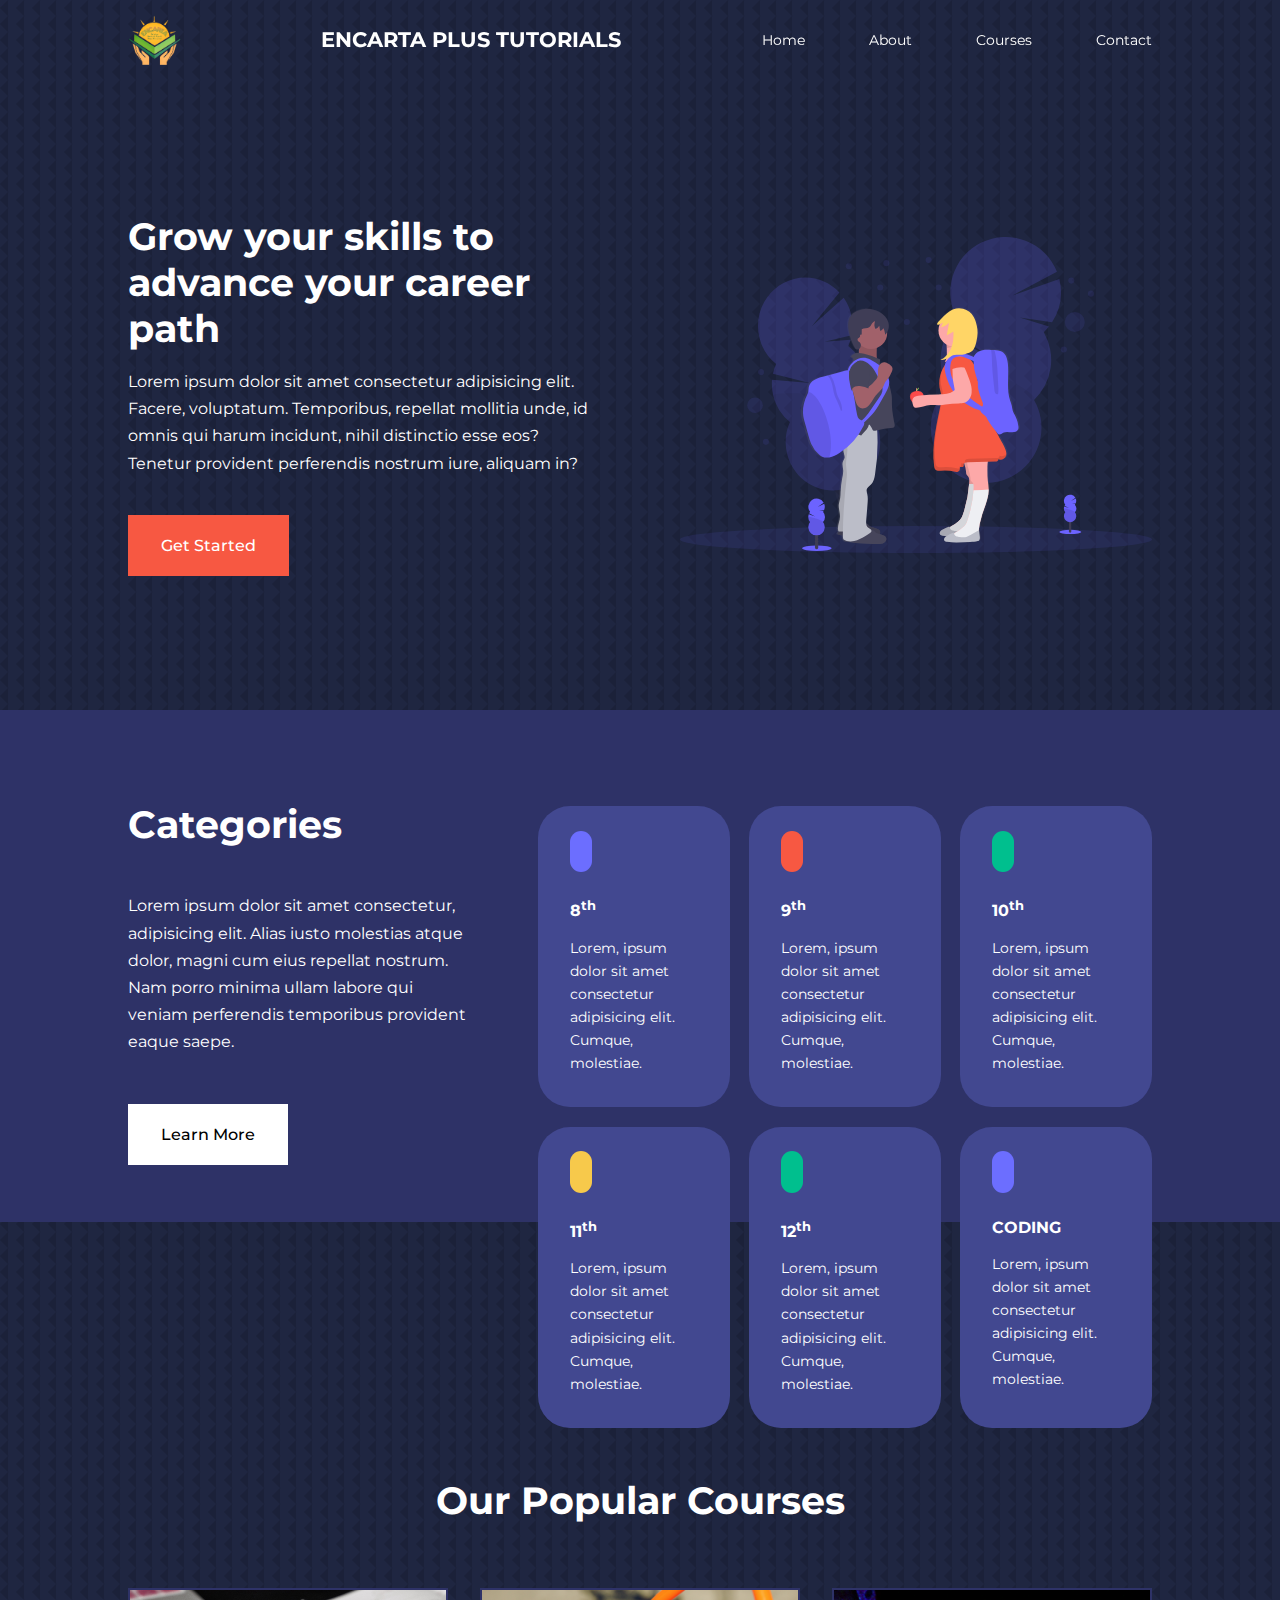
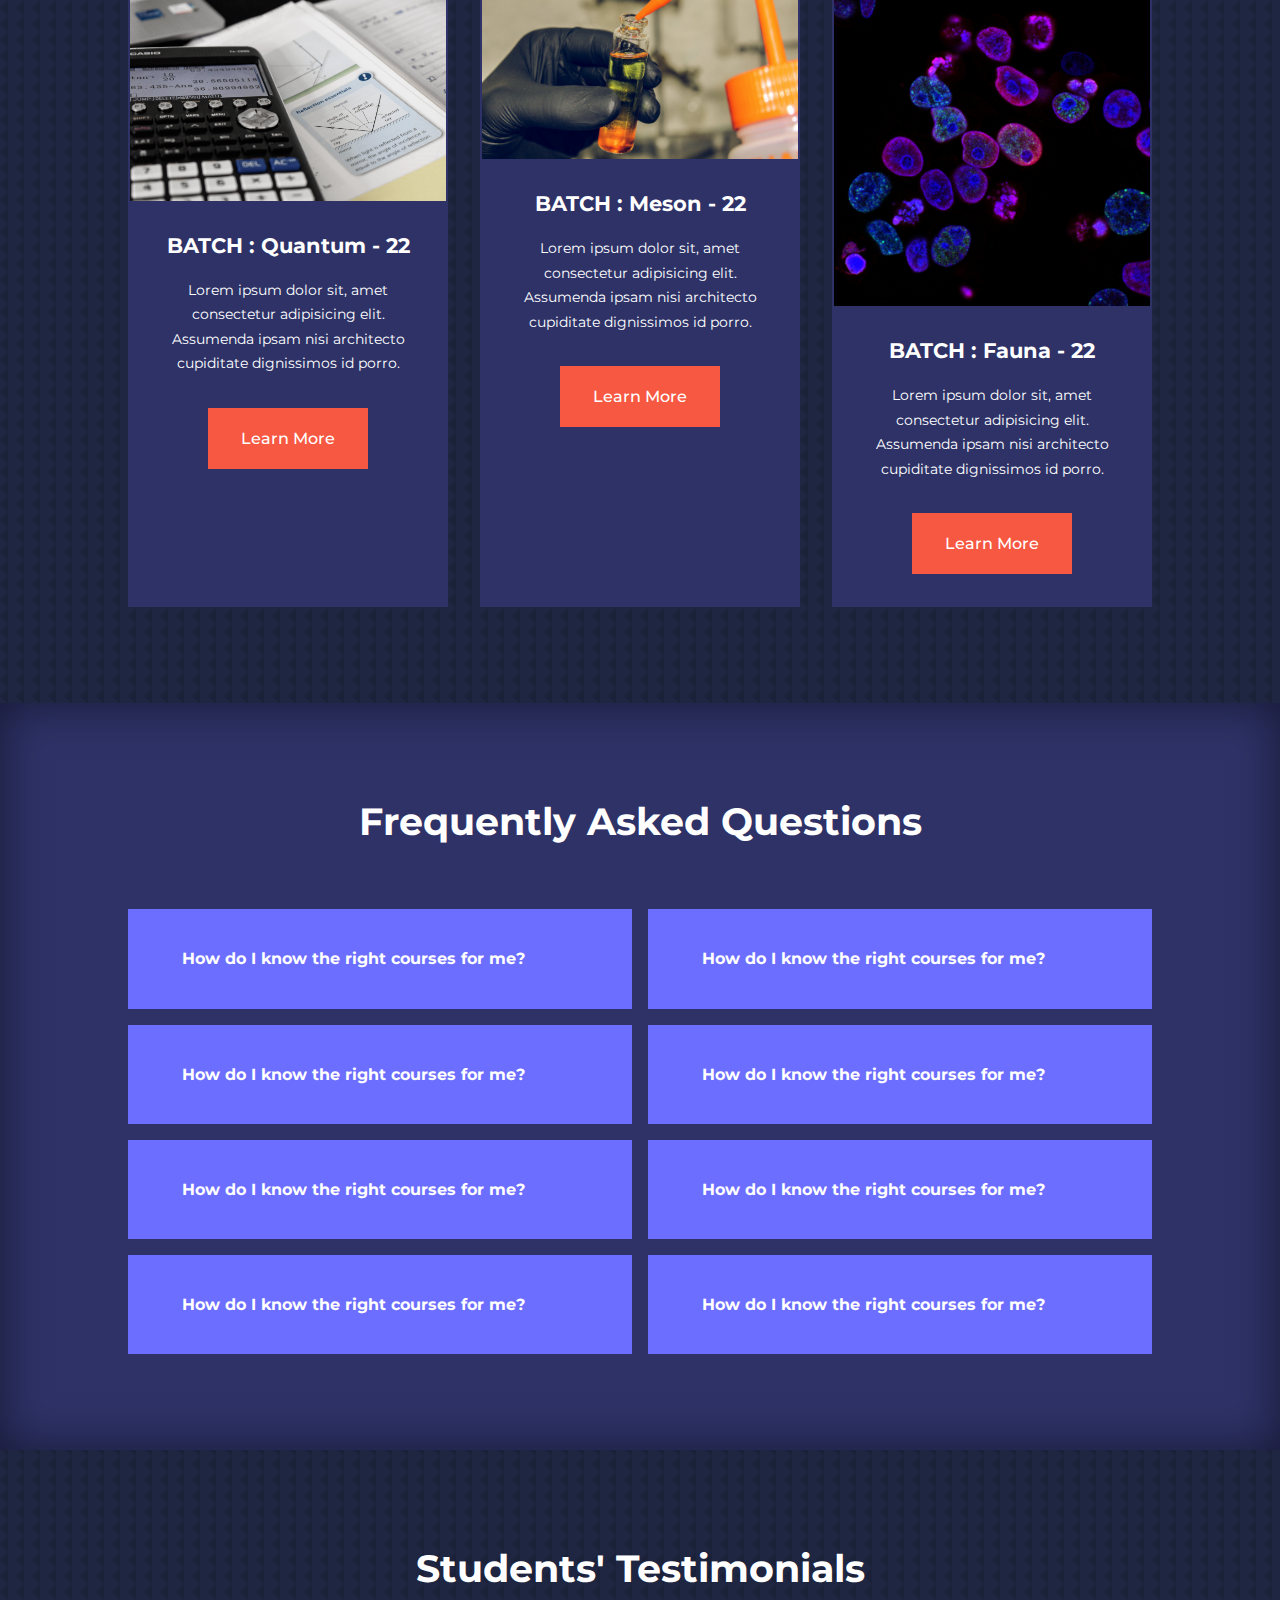
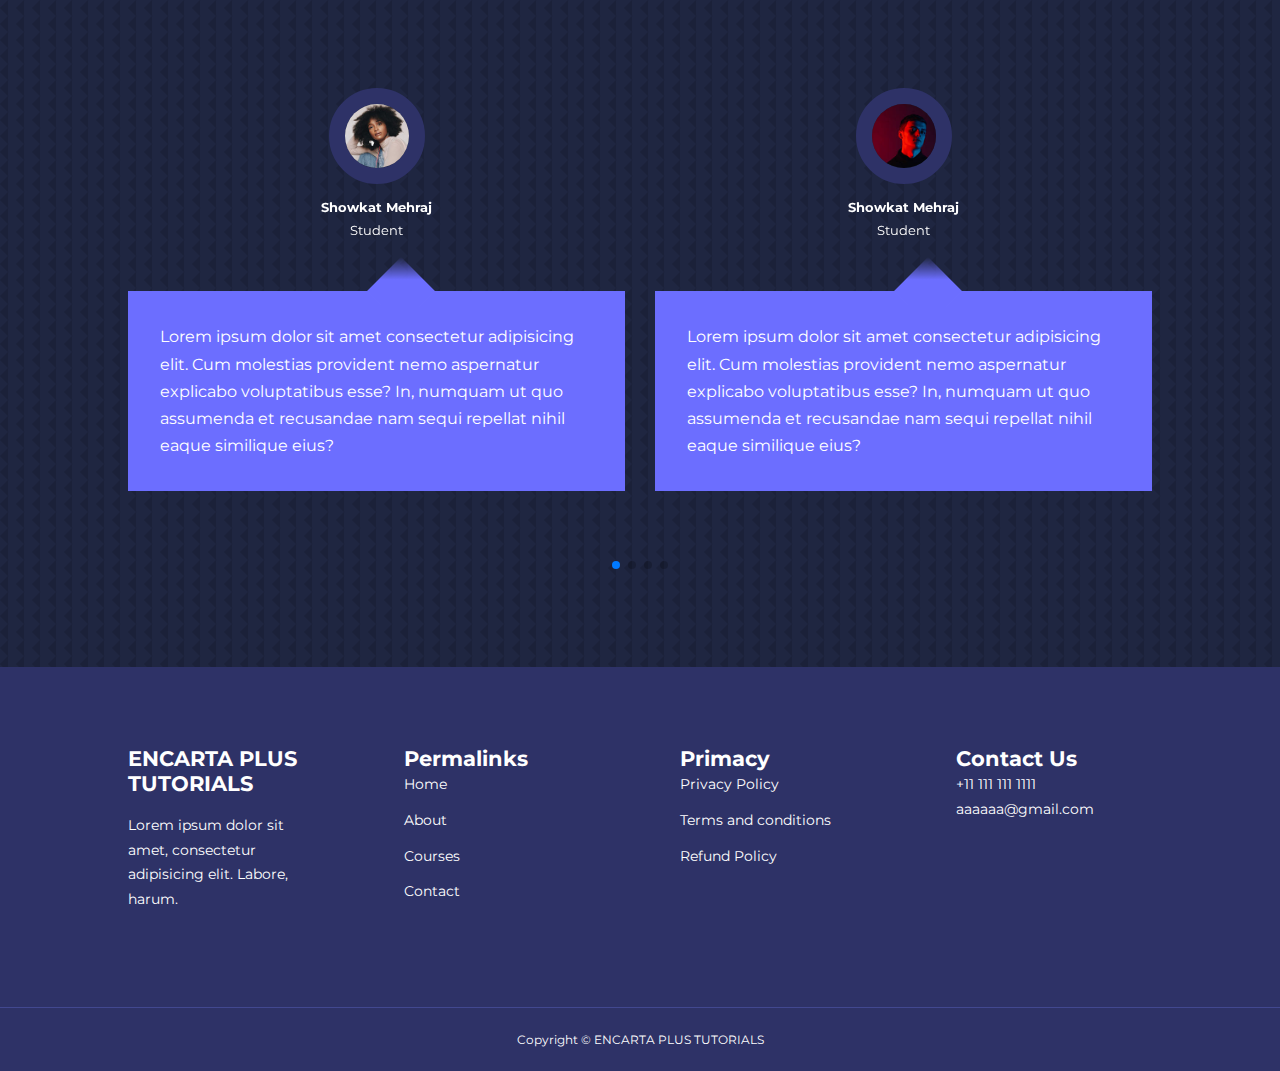
<file: index.html>
<!DOCTYPE html>
<html lang="en">

<head>
    <meta charset="UTF-8">
    <meta http-equiv="X-UA-Compatible" content="IE=edge">
    <meta name="viewport" content="width=device-width, initial-scale=1.0">
    <title>Encarta Plus Tutorials</title>

    <!---============================= ICONSOUT CDN =============================--->
    <link rel="stylesheet" href="https://unicons.iconscout.com/release/v4.0.0/css/line.css">


    <!--============================= GOOGLE FONTS (MONTSERRAT)=============================-->
    <link rel="preconnect" href="https://fonts.googleapis.com">
    <link rel="preconnect" href="https://fonts.gstatic.com" crossorigin>
    <link href="https://fonts.googleapis.com/css2?family=Montserrat:wght@300;400;500;600;700;800;900&display=swap"
        rel="stylesheet">


    <!--========= SWIPER JS ==========-->
    <link rel="stylesheet" href="https://unpkg.com/swiper@8/swiper-bundle.min.css" />

    <link rel="stylesheet" href="css/style.css">

    <style>
        body {
            background-image: url("./images/bg-texture.png");
        }
    </style>
</head>


<body>
    <nav>
        <div class="container nav_container">
            <p><img src="./images/encarta-logo.png" height="50" width="50" alt=""></p>
            
            <a href="index.html">
                
                <h4 id="hero"> ENCARTA PLUS TUTORIALS </h4>
            </a>
            
            <ul class="nav_menu">
                <li><a href="index.html">Home</a></li>
                <li><a href="about.html">About</a></li>
                <li><a href="courses.html">Courses</a></li>
                <li><a href="contact.html">Contact</a></li>
            </ul>

            <button id="open-menu-btn"><i class="uil uil-bars"></i></button>
            <button id="close-menu-btn"><i class="uil uil-multiply"></i></button>
        </div>
    </nav>


    <!--=============================END OF NAVBAR=============================-->

    <header>
        <div class="container header_container">
            <div class="header_left">
                <h1>Grow your skills to advance your career path </h1>
                <p>
                    Lorem ipsum dolor sit amet consectetur adipisicing elit. Facere, voluptatum. Temporibus, repellat
                    mollitia unde, id omnis qui harum incidunt, nihil distinctio esse eos? Tenetur provident perferendis
                    nostrum iure, aliquam in?
                </p>
                <a href="courses.html" class="btn btn-primary">Get Started</a>

            </div>
            <div class="header_right">
                <div class="header_right-image">
                    <img src="./images/header.svg" alt="Header">
                </div>
            </div>
        </div>
    </header>

    <!--=============================END OF HEADER====================-->








    <section class="categories">
        <div class="container categories_container">
            <div class="categories_left">
                <h1>Categories</h1>
                <p>
                    Lorem ipsum dolor sit amet consectetur, adipisicing elit. Alias iusto molestias atque dolor, magni
                    cum eius repellat nostrum. Nam porro minima ullam labore qui veniam perferendis temporibus provident
                    eaque saepe.
                </p>
                <a href="#" class="btn">Learn More</a>
            </div>

            <div class="categories_right">
                <article class="category">
                    <span class="category_icon"><i class="uil uil-notes"></i></span>
                    <h5>8<sup>th</sup></h5>
                    <p>Lorem, ipsum dolor sit amet consectetur adipisicing elit. Cumque, molestiae.</p>
                </article>

                <article class="category">
                    <span class="category_icon"><i class="uil uil-notes"></i></span>
                    <h5>9<sup>th</sup></h5>
                    <p>Lorem, ipsum dolor sit amet consectetur adipisicing elit. Cumque, molestiae.</p>
                </article>

                <article class="category">
                    <span class="category_icon"><i class="uil uil-notes"></i></span>
                    <h5>10<sup>th</sup></h5>
                    <p>Lorem, ipsum dolor sit amet consectetur adipisicing elit. Cumque, molestiae.</p>
                </article>

                <article class="category">
                    <span class="category_icon"><i class="uil uil-notes"></i></span>
                    <h5>11<sup>th</sup></h5>
                    <p>Lorem, ipsum dolor sit amet consectetur adipisicing elit. Cumque, molestiae.</p>
                </article>

                <article class="category">
                    <span class="category_icon"><i class="uil uil-notes"></i></span>
                    <h5>12<sup>th</sup></h5>
                    <p>Lorem, ipsum dolor sit amet consectetur adipisicing elit. Cumque, molestiae.</p>
                </article>

                <article class="category">
                    <span class="category_icon"><i class="uil uil-monitor"></i></span>
                    <h5>CODING</h5>
                    <p>Lorem, ipsum dolor sit amet consectetur adipisicing elit. Cumque, molestiae.</p>
                </article>


            </div>
        </div>
    </section>


    <section class="courses">
        <h2>Our Popular Courses</h2>
        <div class="container courses_container">


            <article class="course">
                <div class="course image">
                    <img src="./images/physics1.jpg">

                </div>
                <div class="course_info">
                    <h4>BATCH : Quantum - 22</h4>
                    <p>
                        Lorem ipsum dolor sit, amet consectetur adipisicing elit. Assumenda ipsam nisi architecto
                        cupiditate
                        dignissimos
                        id porro.
                    </p>
                    <a href="courses.html" class="btn btn-primary">
                        Learn More
                    </a>
                </div>
            </article>


            <article class="course">
                <div class="course image">
                    <img src="./images/chemistry.jpg">

                </div>
                <div class="course_info">
                    <h4>BATCH : Meson - 22</h4>
                    <p>
                        Lorem ipsum dolor sit, amet consectetur adipisicing elit. Assumenda ipsam nisi architecto
                        cupiditate
                        dignissimos
                        id porro.
                    </p>
                    <a href="courses.html" class="btn btn-primary">
                        Learn More
                    </a>
                </div>
            </article>


            <article class="course">
                <div class="course image">
                    <img src="./images/biology.jpg">

                </div>
                <div class="course_info">
                    <h4>BATCH : Fauna - 22</h4>
                    <p>
                        Lorem ipsum dolor sit, amet consectetur adipisicing elit. Assumenda ipsam nisi architecto
                        cupiditate
                        dignissimos
                        id porro.
                    </p>
                    <a href="courses.html" class="btn btn-primary">
                        Learn More
                    </a>
                </div>
            </article>




        </div>
    </section>

    <!--=============================END OF COURSES====================-->






    <section class="faqs">
        <h2>Frequently Asked Questions</h2>
        <div class="container faqs_container">
            <article class="faq">
                <div class="faq_icon"><i class="uil uil-plus"></i></div>
                <div class="question_answer">
                    <h4>How do I know the right courses for me?</h4>
                    <p>
                        Lorem ipsum dolor sit amet consectetur, adipisicing elit. Temporibus non est fugiat voluptates
                        totam. Sunt dicta sint quam tempora sit saepe delectus a, voluptate tempore doloribus commodi,
                        laborum, odio repellat!
                    </p>
                </div>
            </article>
            <article class="faq">
                <div class="faq_icon"><i class="uil uil-plus"></i></div>
                <div class="question_answer">
                    <h4>How do I know the right courses for me?</h4>
                    <p>
                        Lorem ipsum dolor sit amet consectetur, adipisicing elit. Temporibus non est fugiat voluptates
                        totam. Sunt dicta sint quam tempora sit saepe delectus a, voluptate tempore doloribus commodi,
                        laborum, odio repellat!
                    </p>
                </div>
            </article>
            <article class="faq">
                <div class="faq_icon"><i class="uil uil-plus"></i></div>
                <div class="question_answer">
                    <h4>How do I know the right courses for me?</h4>
                    <p>
                        Lorem ipsum dolor sit amet consectetur, adipisicing elit. Temporibus non est fugiat voluptates
                        totam. Sunt dicta sint quam tempora sit saepe delectus a, voluptate tempore doloribus commodi,
                        laborum, odio repellat!
                    </p>
                </div>
            </article>
            <article class="faq">
                <div class="faq_icon"><i class="uil uil-plus"></i></div>
                <div class="question_answer">
                    <h4>How do I know the right courses for me?</h4>
                    <p>
                        Lorem ipsum dolor sit amet consectetur, adipisicing elit. Temporibus non est fugiat voluptates
                        totam. Sunt dicta sint quam tempora sit saepe delectus a, voluptate tempore doloribus commodi,
                        laborum, odio repellat!
                    </p>
                </div>
            </article>
            <article class="faq">
                <div class="faq_icon"><i class="uil uil-plus"></i></div>
                <div class="question_answer">
                    <h4>How do I know the right courses for me?</h4>
                    <p>
                        Lorem ipsum dolor sit amet consectetur, adipisicing elit. Temporibus non est fugiat voluptates
                        totam. Sunt dicta sint quam tempora sit saepe delectus a, voluptate tempore doloribus commodi,
                        laborum, odio repellat!
                    </p>
                </div>
            </article>
            <article class="faq">
                <div class="faq_icon"><i class="uil uil-plus"></i></div>
                <div class="question_answer">
                    <h4>How do I know the right courses for me?</h4>
                    <p>
                        Lorem ipsum dolor sit amet consectetur, adipisicing elit. Temporibus non est fugiat voluptates
                        totam. Sunt dicta sint quam tempora sit saepe delectus a, voluptate tempore doloribus commodi,
                        laborum, odio repellat!
                    </p>
                </div>
            </article>
            <article class="faq">
                <div class="faq_icon"><i class="uil uil-plus"></i></div>
                <div class="question_answer">
                    <h4>How do I know the right courses for me?</h4>
                    <p>
                        Lorem ipsum dolor sit amet consectetur, adipisicing elit. Temporibus non est fugiat voluptates
                        totam. Sunt dicta sint quam tempora sit saepe delectus a, voluptate tempore doloribus commodi,
                        laborum, odio repellat!
                    </p>
                </div>
            </article>
            <article class="faq">
                <div class="faq_icon"><i class="uil uil-plus"></i></div>
                <div class="question_answer">
                    <h4>How do I know the right courses for me?</h4>
                    <p>
                        Lorem ipsum dolor sit amet consectetur, adipisicing elit. Temporibus non est fugiat voluptates
                        totam. Sunt dicta sint quam tempora sit saepe delectus a, voluptate tempore doloribus commodi,
                        laborum, odio repellat!
                    </p>
                </div>
            </article>
        </div>
    </section>

    <!--============================= END OF FAQS ====================-->



    <section class="container testimonials_container mySwiper">
        <h2>Students' Testimonials</h2>
        <div class="swiper-wrapper">
            <article class="testimonial swiper-slide">
                <div class="avatar">
                    <img src="./images/avatar1.jpg" alt="avatar">
                </div>
                <div class="testimonial_info">
                    <h5>Showkat Mehraj</h5>
                    <small>Student</small>
                </div>
                <div class="testimonial_body">
                    <p>
                        Lorem ipsum dolor sit amet consectetur adipisicing elit. Cum molestias provident nemo aspernatur
                        explicabo voluptatibus esse? In, numquam ut quo assumenda et recusandae nam sequi repellat nihil
                        eaque similique eius?
                    </p>
                </div>
            </article>

            <article class="testimonial swiper-slide">
                <div class="avatar">
                    <img src="./images/avatar2.jpg" alt="avatar">
                </div>
                <div class="testimonial_info">
                    <h5>Showkat Mehraj</h5>
                    <small>Student</small>
                </div>
                <div class="testimonial_body">
                    <p>
                        Lorem ipsum dolor sit amet consectetur adipisicing elit. Cum molestias provident nemo aspernatur
                        explicabo voluptatibus esse? In, numquam ut quo assumenda et recusandae nam sequi repellat nihil
                        eaque similique eius?
                    </p>
                </div>
            </article>

            <article class="testimonial swiper-slide">
                <div class="avatar">
                    <img src="./images/avatar3.jpg" alt="avatar">
                </div>
                <div class="testimonial_info">
                    <h5>Showkat Mehraj</h5>
                    <small>Student</small>
                </div>
                <div class="testimonial_body">
                    <p>
                        Lorem ipsum dolor sit amet consectetur adipisicing elit. Cum molestias provident nemo aspernatur
                        explicabo voluptatibus esse? In, numquam ut quo assumenda et recusandae nam sequi repellat nihil
                        eaque similique eius?
                    </p>
                </div>
            </article>

            <article class="testimonial  swiper-slide">
                <div class="avatar">
                    <img src="./images/avatar4.jpg" alt="avatar">
                </div>
                <div class="testimonial_info">
                    <h5>Showkat Mehraj</h5>
                    <small>Student</small>
                </div>
                <div class="testimonial_body">
                    <p>
                        Lorem ipsum dolor sit amet consectetur adipisicing elit. Cum molestias provident nemo aspernatur
                        explicabo voluptatibus esse? In, numquam ut quo assumenda et recusandae nam sequi repellat nihil
                        eaque similique eius?
                    </p>
                </div>
            </article>

            <article class="testimonial  swiper-slide">
                <div class="avatar">
                    <img src="./images/avatar5.jpg" alt="avatar">
                </div>
                <div class="testimonial_info">
                    <h5>Showkat Mehraj</h5>
                    <small>Student</small>
                </div>
                <div class="testimonial_body">
                    <p>
                        Lorem ipsum dolor sit amet consectetur adipisicing elit. Cum molestias provident nemo aspernatur
                        explicabo voluptatibus esse? In, numquam ut quo assumenda et recusandae nam sequi repellat nihil
                        eaque similique eius?
                    </p>
                </div>
            </article>

        </div>
        <div class="swiper-pagination"></div>
        <!-- </div> -->
    </section>

    <!--============================= END OF TESTMONIALS ====================-->


    <footer>
        <div class="container footer_container">
            <div class="footer_1">
                <a href="index.html" class="footer_logo">
                    <h4>ENCARTA PLUS TUTORIALS</h4>
                </a>
                <p>Lorem ipsum dolor sit amet, consectetur adipisicing elit. Labore, harum.</p>
            </div>

            <div class="footer_2">
                <h4>Permalinks</h4>
                <ul class="permalinks">
                    <li><a href="index.html">Home</a></li>
                    <li><a href="about.html">About</a></li>
                    <li><a href="courses.html">Courses</a></li>
                    <li><a href="contact.html">Contact</a></li>
                </ul>
            </div>

            <div class="footer_3">
                <h4>Primacy</h4>
                <ul class="privacy">
                    <li><a href="#">Privacy Policy</a></li>
                    <li><a href="#">Terms and conditions</a></li>
                    <li><a href="#">Refund Policy</a></li>
                </ul>
            </div>

            <div class="footer_4">
                <h4>Contact Us</h4>
                <ul>
                    <p>+11 111 111 1111</p>
                    <p>aaaaaa@gmail.com</p>
                </ul>
                <ul class="footer_socials">
                    <li>
                        <a href="#"><i cLass="uil uil-facebook"></i></a>
                    </li>
                    <li>
                        <a href="#"><i cLass="uil uil-instagram-alt"></i></a>
                    </li>
                    <li>
                        <a href="#"><i cLass="uil uil-twitter"></i></a>
                    </li>
                    <li>
                        <a href="#"><i cLass="uil uil-linkedin-alt"></i></a>
                    </li>
                </ul>
            </div>

        </div>
        <div class="footer_copyright">
            <small>Copyright &copy; ENCARTA PLUS TUTORIALS</small>
        </div>
    </footer>
    <!--============================= END OF FOOTER ====================-->















    <script src="https://unpkg.com/swiper@8/swiper-bundle.min.js"></script>
    <script src="./main.js"></script>

    <script>
        var swiper = new Swiper(".mySwiper", {
            slidesPerView: 1,
            spaceBetween: 30,
            pagination: {
                el: ".swiper-pagination",
                clickable: true,
            },
            //when window width is >= 600px
            breakpoints: {
                600: {
                    slidesPerView: 2
                }
            }
        });
    </script>

</body>

</html>
</file>
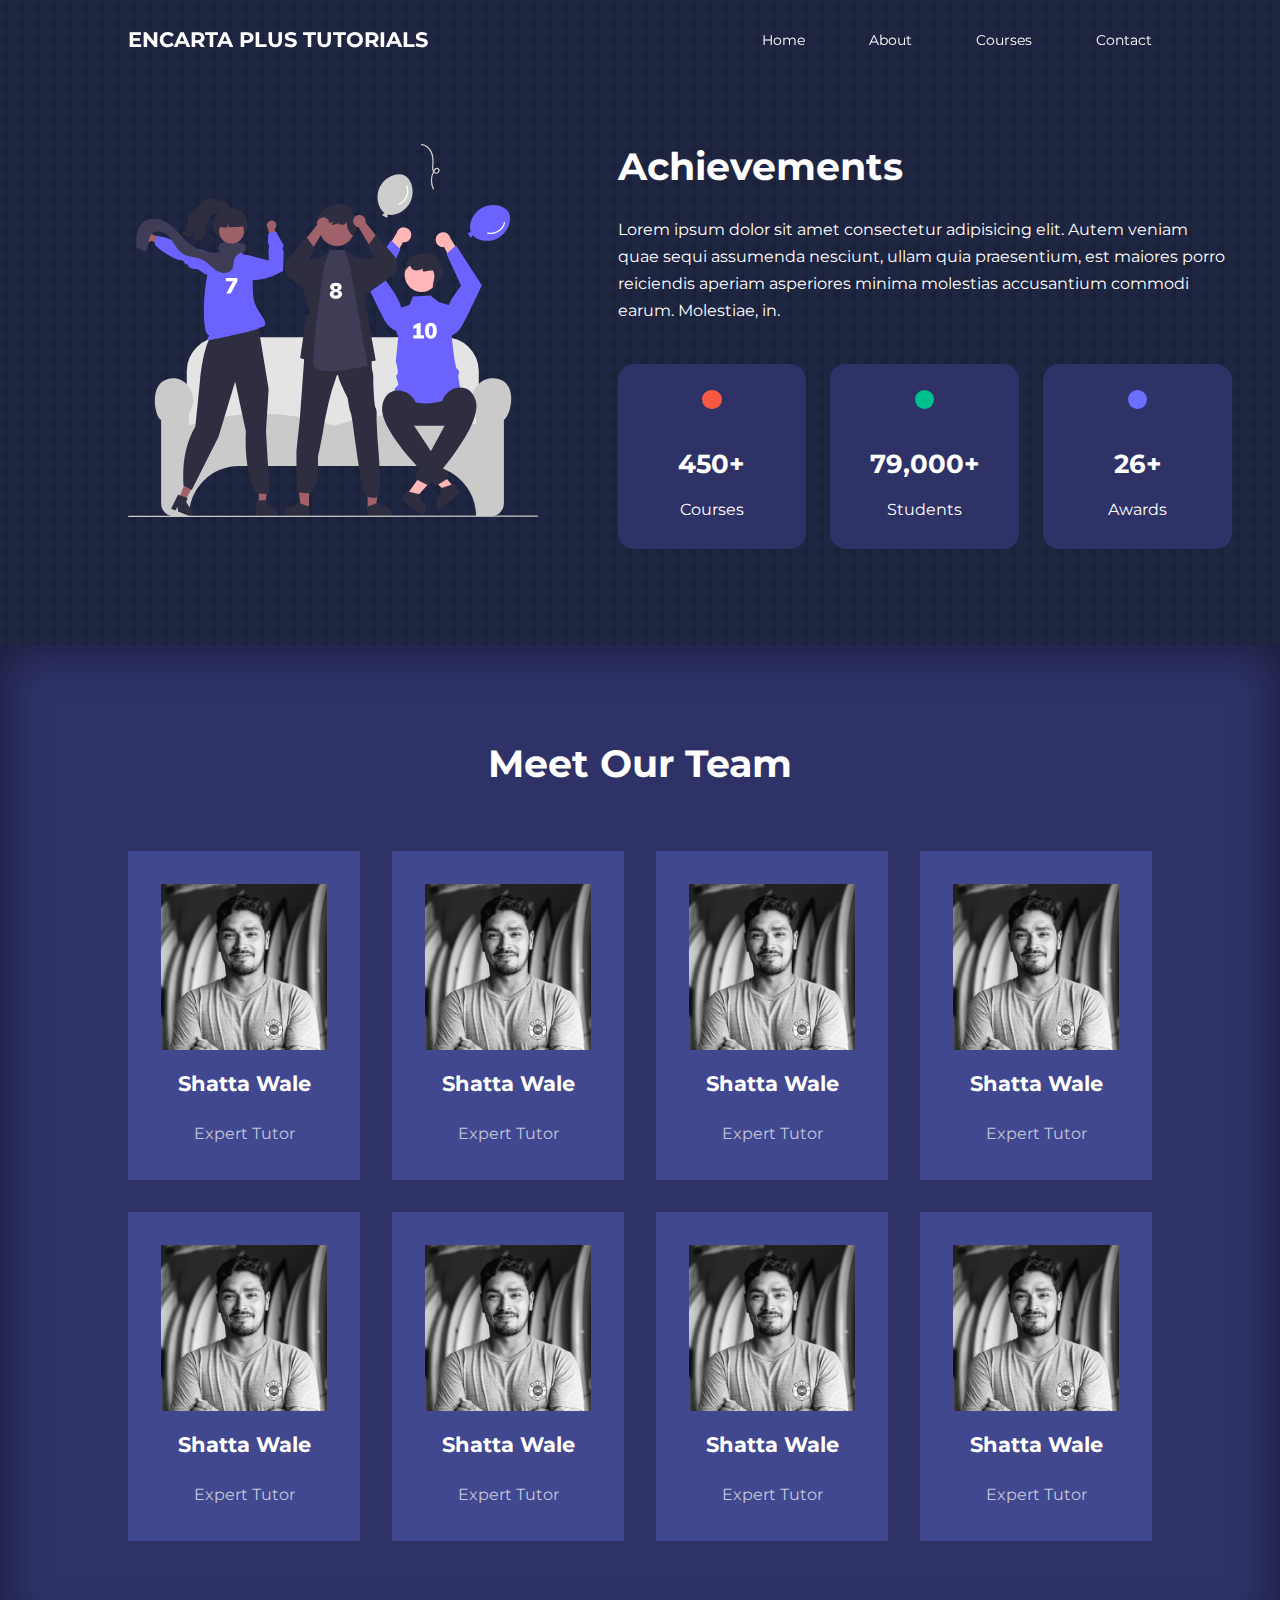
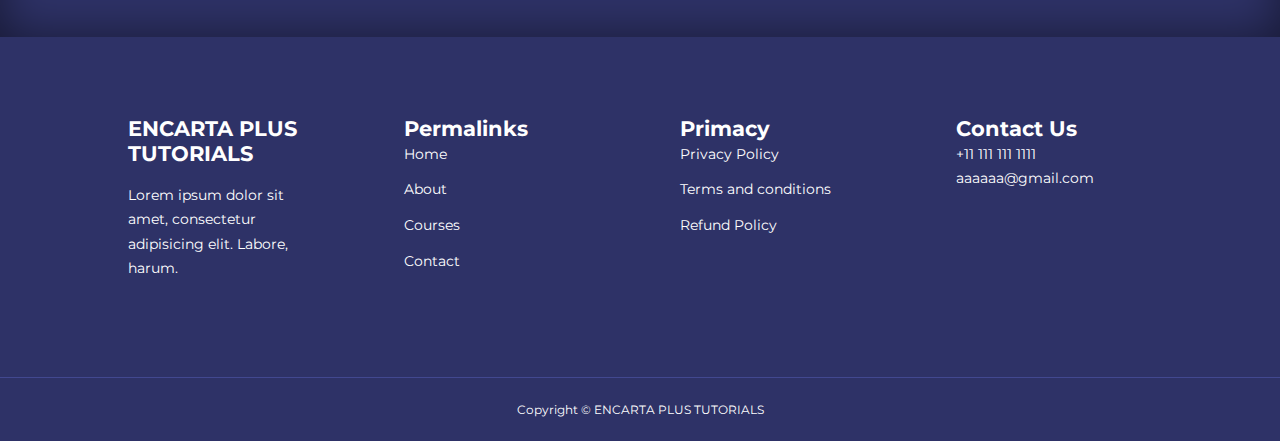
<file: about.html>
<!DOCTYPE html>
<html lang="en">

<head>
    <meta charset="UTF-8">
    <meta http-equiv="X-UA-Compatible" content="IE=edge">
    <meta name="viewport" content="width=device-width, initial-scale=1.0">
    <title>Encarta Plus Tutorials</title>

    <!---============================= ICONSOUT CDN =============================--->
    <link rel="stylesheet" href="https://unicons.iconscout.com/release/v4.0.0/css/line.css">


    <!--============================= GOOGLE FONTS (MONTSERRAT)=============================-->
    <link rel="preconnect" href="https://fonts.googleapis.com">
    <link rel="preconnect" href="https://fonts.gstatic.com" crossorigin>
    <link href="https://fonts.googleapis.com/css2?family=Montserrat:wght@300;400;500;600;700;800;900&display=swap"
        rel="stylesheet">


    <!-- ============================ EXTERNAL CSS ========================================= -->
    <link rel="stylesheet" href="css/style.css">
    <link rel="stylesheet" href="css/about.css">
    <style>
        body {
            background-image: url("./images/bg-texture.png");
        }
    </style>
</head>


<body>
    <nav>
        <div class="container nav_container">
            <a href="index.html">
                <h4 id="hero"> ENCARTA PLUS TUTORIALS</h4>
            </a>
            <ul class="nav_menu">
                <li><a href="index.html">Home</a></li>
                <li><a href="about.html">About</a></li>
                <li><a href="courses.html">Courses</a></li>
                <li><a href="contact.html">Contact</a></li>
            </ul>

            <button id="open-menu-btn"><i class="uil uil-bars"></i></button>
            <button id="close-menu-btn"><i class="uil uil-multiply"></i></button>
        </div>
    </nav>


    <!--=============================END OF NAVBAR=============================-->



    <section class="about_achievements">
        <div class="container about_achievements-container">
            <div class="about_achievements-left">
                <img src="./images/about achievements.svg" alt="">
            </div>
            <div class="about_achievements-right">
                <h1>Achievements</h1>
                <p>Lorem ipsum dolor sit amet consectetur adipisicing elit. Autem veniam quae sequi assumenda nesciunt,
                    ullam quia praesentium, est maiores porro reiciendis aperiam asperiores minima molestias accusantium
                    commodi earum. Molestiae, in.</p>
                <div class="achievements_cards">
                    <article class="achievement_card">
                        <span class="achievement_icon">
                            <i class="uil uil-video"></i>
                        </span>
                        <h3>450+</h3>
                        <p>Courses</p>
                    </article>

                    <article class="achievement_card">
                        <span class="achievement_icon">
                            <i class="uil uil-users-alt"></i>
                        </span>
                        <h3>79,000+</h3>
                        <p>Students</p>
                    </article>

                    <article class="achievement_card">
                        <span class="achievement_icon">
                            <i class="uil uil-trophy"></i>
                        </span>
                        <h3>26+</h3>
                        <p>Awards</p>
                    </article>
                </div>
            </div>

        </div>
    </section>
    <!-- ========================== END OF ACHIEVEMENTS ========================== -->










    <section class="team">
        <h2>Meet Our Team</h2>
        <div class="container team_container">
            <article class="team_member">
                <div class="team_member-image">
                    <img src="./images/tm1.jpg">
                </div>
                <div class="team_member-info">
                    <h4>Shatta Wale</h4>
                    <p>Expert Tutor</p>
                </div>
                <div class="team_member-socials">
                    <a href="https://instagram.com" target="_blank"><i class="uil uil-instagram"></i></a>
                    <a href="https://twitter.com" target="_blank"><i class="uil uil-twitter-alt"></i></a>
                    <a href="https://linkedin.com" target="_blank"><i class="uil uil-linkedin-alt"></i></a>
                </div>
            </article>

            <article class="team_member">
                <div class="team_member-image">
                    <img src="./images/tm1.jpg">
                </div>
                <div class="team_member-info">
                    <h4>Shatta Wale</h4>
                    <p>Expert Tutor</p>
                </div>
                <div class="team_member-socials">
                    <a href="https://instagram.com" target="_blank"><i class="uil uil-instagram"></i></a>
                    <a href="https://twitter.com" target="_blank"><i class="uil uil-twitter-alt"></i></a>
                    <a href="https://linkedin.com" target="_blank"><i class="uil uil-linkedin-alt"></i></a>
                </div>
            </article>

            <article class="team_member">
                <div class="team_member-image">
                    <img src="./images/tm1.jpg">
                </div>
                <div class="team_member-info">
                    <h4>Shatta Wale</h4>
                    <p>Expert Tutor</p>
                </div>
                <div class="team_member-socials">
                    <a href="https://instagram.com" target="_blank"><i class="uil uil-instagram"></i></a>
                    <a href="https://twitter.com" target="_blank"><i class="uil uil-twitter-alt"></i></a>
                    <a href="https://linkedin.com" target="_blank"><i class="uil uil-linkedin-alt"></i></a>
                </div>
            </article>

            <article class="team_member">
                <div class="team_member-image">
                    <img src="./images/tm1.jpg">
                </div>
                <div class="team_member-info">
                    <h4>Shatta Wale</h4>
                    <p>Expert Tutor</p>
                </div>
                <div class="team_member-socials">
                    <a href="https://instagram.com" target="_blank"><i class="uil uil-instagram"></i></a>
                    <a href="https://twitter.com" target="_blank"><i class="uil uil-twitter-alt"></i></a>
                    <a href="https://linkedin.com" target="_blank"><i class="uil uil-linkedin-alt"></i></a>
                </div>
            </article>

            <article class="team_member">
                <div class="team_member-image">
                    <img src="./images/tm1.jpg">
                </div>
                <div class="team_member-info">
                    <h4>Shatta Wale</h4>
                    <p>Expert Tutor</p>
                </div>
                <div class="team_member-socials">
                    <a href="https://instagram.com" target="_blank"><i class="uil uil-instagram"></i></a>
                    <a href="https://twitter.com" target="_blank"><i class="uil uil-twitter-alt"></i></a>
                    <a href="https://linkedin.com" target="_blank"><i class="uil uil-linkedin-alt"></i></a>
                </div>
            </article>

            <article class="team_member">
                <div class="team_member-image">
                    <img src="./images/tm1.jpg">
                </div>
                <div class="team_member-info">
                    <h4>Shatta Wale</h4>
                    <p>Expert Tutor</p>
                </div>
                <div class="team_member-socials">
                    <a href="https://instagram.com" target="_blank"><i class="uil uil-instagram"></i></a>
                    <a href="https://twitter.com" target="_blank"><i class="uil uil-twitter-alt"></i></a>
                    <a href="https://linkedin.com" target="_blank"><i class="uil uil-linkedin-alt"></i></a>
                </div>
            </article>

            <article class="team_member">
                <div class="team_member-image">
                    <img src="./images/tm1.jpg">
                </div>
                <div class="team_member-info">
                    <h4>Shatta Wale</h4>
                    <p>Expert Tutor</p>
                </div>
                <div class="team_member-socials">
                    <a href="https://instagram.com" target="_blank"><i class="uil uil-instagram"></i></a>
                    <a href="https://twitter.com" target="_blank"><i class="uil uil-twitter-alt"></i></a>
                    <a href="https://linkedin.com" target="_blank"><i class="uil uil-linkedin-alt"></i></a>
                </div>
            </article>

            <article class="team_member">
                <div class="team_member-image">
                    <img src="./images/tm1.jpg">
                </div>
                <div class="team_member-info">
                    <h4>Shatta Wale</h4>
                    <p>Expert Tutor</p>
                </div>
                <div class="team_member-socials">
                    <a href="https://instagram.com" target="_blank"><i class="uil uil-instagram"></i></a>
                    <a href="https://twitter.com" target="_blank"><i class="uil uil-twitter-alt"></i></a>
                    <a href="https://linkedin.com" target="_blank"><i class="uil uil-linkedin-alt"></i></a>
                </div>
            </article>

        </div>
    </section>


    <!-- ==================================== END OF TEAM ====================================================== -->

















    <footer>
        <div class="container footer_container">
            <div class="footer_1">
                <a href="index.html" class="footer_logo">
                    <h4>ENCARTA PLUS TUTORIALS</h4>
                </a>
                <p>Lorem ipsum dolor sit amet, consectetur adipisicing elit. Labore, harum.</p>
            </div>

            <div class="footer_2">
                <h4>Permalinks</h4>
                <ul class="permalinks">
                    <li><a href="index.html">Home</a></li>
                    <li><a href="about.html">About</a></li>
                    <li><a href="courses.html">Courses</a></li>
                    <li><a href="contact.html">Contact</a></li>
                </ul>
            </div>

            <div class="footer_3">
                <h4>Primacy</h4>
                <ul class="privacy">
                    <li><a href="#">Privacy Policy</a></li>
                    <li><a href="#">Terms and conditions</a></li>
                    <li><a href="#">Refund Policy</a></li>
                </ul>
            </div>

            <div class="footer_4">
                <h4>Contact Us</h4>
                <ul>
                    <p>+11 111 111 1111</p>
                    <p>aaaaaa@gmail.com</p>
                </ul>
                <ul class="footer_socials">
                    <li>
                        <a href="#"><i cLass="uil uil-facebook"></i></a>
                    </li>
                    <li>
                        <a href="#"><i cLass="uil uil-instagram-alt"></i></a>
                    </li>
                    <li>
                        <a href="#"><i cLass="uil uil-twitter"></i></a>
                    </li>
                    <li>
                        <a href="#"><i cLass="uil uil-linkedin-alt"></i></a>
                    </li>
                </ul>
            </div>

        </div>
        <div class="footer_copyright">
            <small>Copyright &copy; ENCARTA PLUS TUTORIALS</small>
        </div>
    </footer>
    <!--============================= END OF FOOTER ====================-->



    <script src="./main.js"></script>


</body>

</html>
</file>
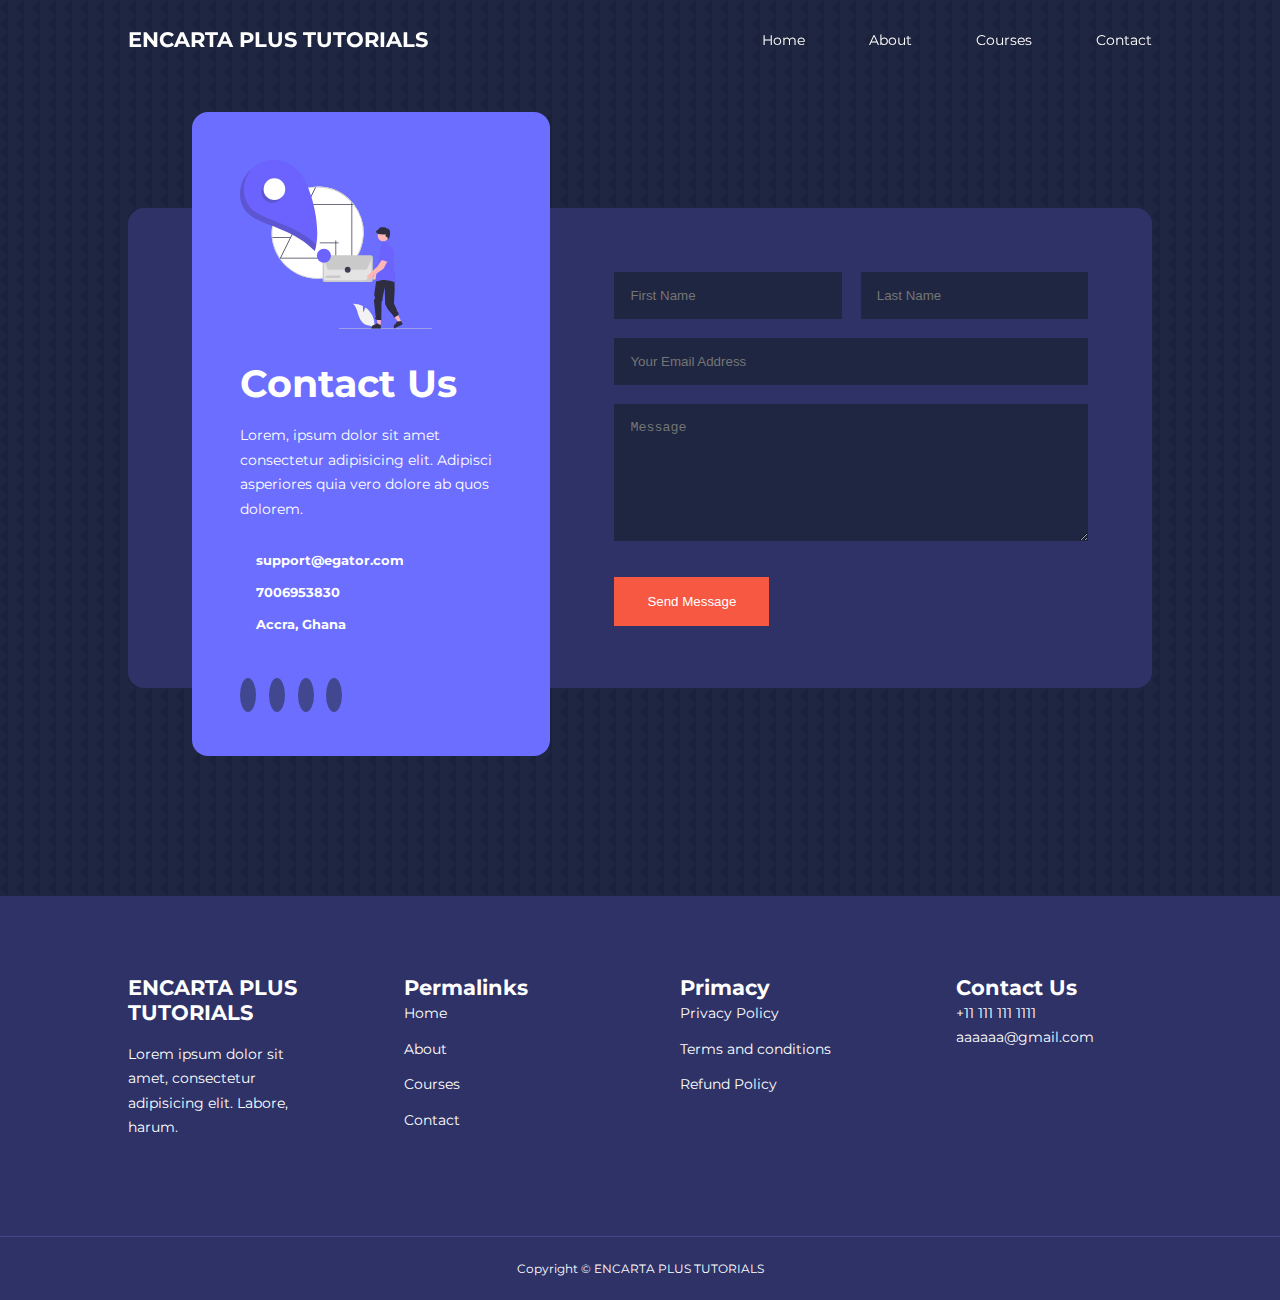
<file: contact.html>
<!DOCTYPE html>
<html lang="en">

<head>
    <meta charset="UTF-8">
    <meta http-equiv="X-UA-Compatible" content="IE=edge">
    <meta name="viewport" content="width=device-width, initial-scale=1.0">
    <title>Encarta Plus Tutorials </title>

    <!---============================= ICONSOUT CDN =============================--->
    <link rel="stylesheet" href="https://unicons.iconscout.com/release/v4.0.0/css/line.css">


    <!--============================= GOOGLE FONTS (MONTSERRAT)=============================-->
    <link rel="preconnect" href="https://fonts.googleapis.com">
    <link rel="preconnect" href="https://fonts.gstatic.com" crossorigin>
    <link href="https://fonts.googleapis.com/css2?family=Montserrat:wght@300;400;500;600;700;800;900&display=swap"
        rel="stylesheet">

    <!--============================= STYLESHEETS=============================-->
    <link rel="stylesheet" href="css/style.css">
    <link rel="stylesheet" href="css/contact.css">
    <style>
        .courses {
            margin-top: 1rem;
        }

        body {
            background-image: url("./images/bg-texture.png");
        }
    </style>
</head>


<body>
    <nav>
        <div class="container nav_container">
            <a href="index.html">
                <h4 id="hero"> ENCARTA PLUS TUTORIALS</h4>
            </a>
            <ul class="nav_menu">
                <li><a href="index.html">Home</a></li>
                <li><a href="about.html">About</a></li>
                <li><a href="courses.html">Courses</a></li>
                <li><a href="contact.html">Contact</a></li>
            </ul>

            <button id="open-menu-btn"><i class="uil uil-bars"></i></button>
            <button id="close-menu-btn"><i class="uil uil-multiply"></i></button>
        </div>
    </nav>


    <!--=============================END OF NAVBAR=============================-->





    <section class="contact">
        <div class="container contact_container">
            <aside class="contact_aside">
                <div class="aside_image">
                    <img src="./images/contact.svg" alt="">
                </div>
                <h2>Contact Us</h2>
                <p>
                    Lorem, ipsum dolor sit amet consectetur adipisicing elit. Adipisci asperiores quia vero dolore ab
                    quos dolorem.
                </p>
                <ul class="contact_details">
                    <li>
                        <i class="uil uil-phone-times"></i>
                        <h5>support@egator.com</h5>
                    </li>
                    <li>
                        <i class="uil uil-envelope"></i>
                        <h5>7006953830</h5>
                    </li>

                    </li>
                    <li>
                        <i class="uil uil-location-point"></i>
                        <h5>Accra, Ghana</h5>
                    </li>
                </ul>

                <ul class="contact_socials">
                    <li><a href="https://facebook.com"><i class="uil uil-facebook-f"></i></a></li>
                    <li> <a href="https://instagram.com"><i class="uil uil-instagram"></i></a></li>
                    <li> <a href="https://linkedin.com"><i class="uil uil-linkedin-alt"></i></a></li>
                    <li> <a href="https://facebook.com"><i class="uil uil-twitter-alt"></i></a></li>
                </ul>
            </aside>


            <form action="https://formspree.io/f/mdobbzpg" method="POST" class="contact_form">
                <div class="form_name">
                    <input type="text" name="First Name" placeholder="First Name" required>
                    <input type="text" name="Last Name" placeholder="Last Name" required>
                </div>
                <input type="email" name="Email Address" placeholder="Your Email Address" required>
                <textarea name="Message" rows="7" placeholder="Message" required></textarea>
                <button type="submit" class="btn btn-primary"> Send Message </button>
            </form>


        </div>
    </section>



    <footer>
        <div class="container footer_container">
            <div class="footer_1">
                <a href="index.html" class="footer_logo">
                    <h4>ENCARTA PLUS TUTORIALS</h4>
                </a>
                <p>Lorem ipsum dolor sit amet, consectetur adipisicing elit. Labore, harum.</p>
            </div>

            <div class="footer_2">
                <h4>Permalinks</h4>
                <ul class="permalinks">
                    <li><a href="index.html">Home</a></li>
                    <li><a href="about.html">About</a></li>
                    <li><a href="courses.html">Courses</a></li>
                    <li><a href="contact.html">Contact</a></li>
                </ul>
            </div>

            <div class="footer_3">
                <h4>Primacy</h4>
                <ul class="privacy">
                    <li><a href="#">Privacy Policy</a></li>
                    <li><a href="#">Terms and conditions</a></li>
                    <li><a href="#">Refund Policy</a></li>
                </ul>
            </div>

            <div class="footer_4">
                <h4>Contact Us</h4>
                <ul>
                    <p>+11 111 111 1111</p>
                    <p>aaaaaa@gmail.com</p>
                </ul>
                <ul class="footer_socials">
                    <li>
                        <a href="#"><i cLass="uil uil-facebook"></i></a>
                    </li>
                    <li>
                        <a href="#"><i cLass="uil uil-instagram-alt"></i></a>
                    </li>
                    <li>
                        <a href="#"><i cLass="uil uil-twitter"></i></a>
                    </li>
                    <li>
                        <a href="#"><i cLass="uil uil-linkedin-alt"></i></a>
                    </li>
                </ul>
            </div>

        </div>
        <div class="footer_copyright">
            <small>Copyright &copy; ENCARTA PLUS TUTORIALS</small>
        </div>
    </footer>
    <!--============================= END OF FOOTER ====================-->




    <script src="./main.js"></script>


</body>

</html>
</file>
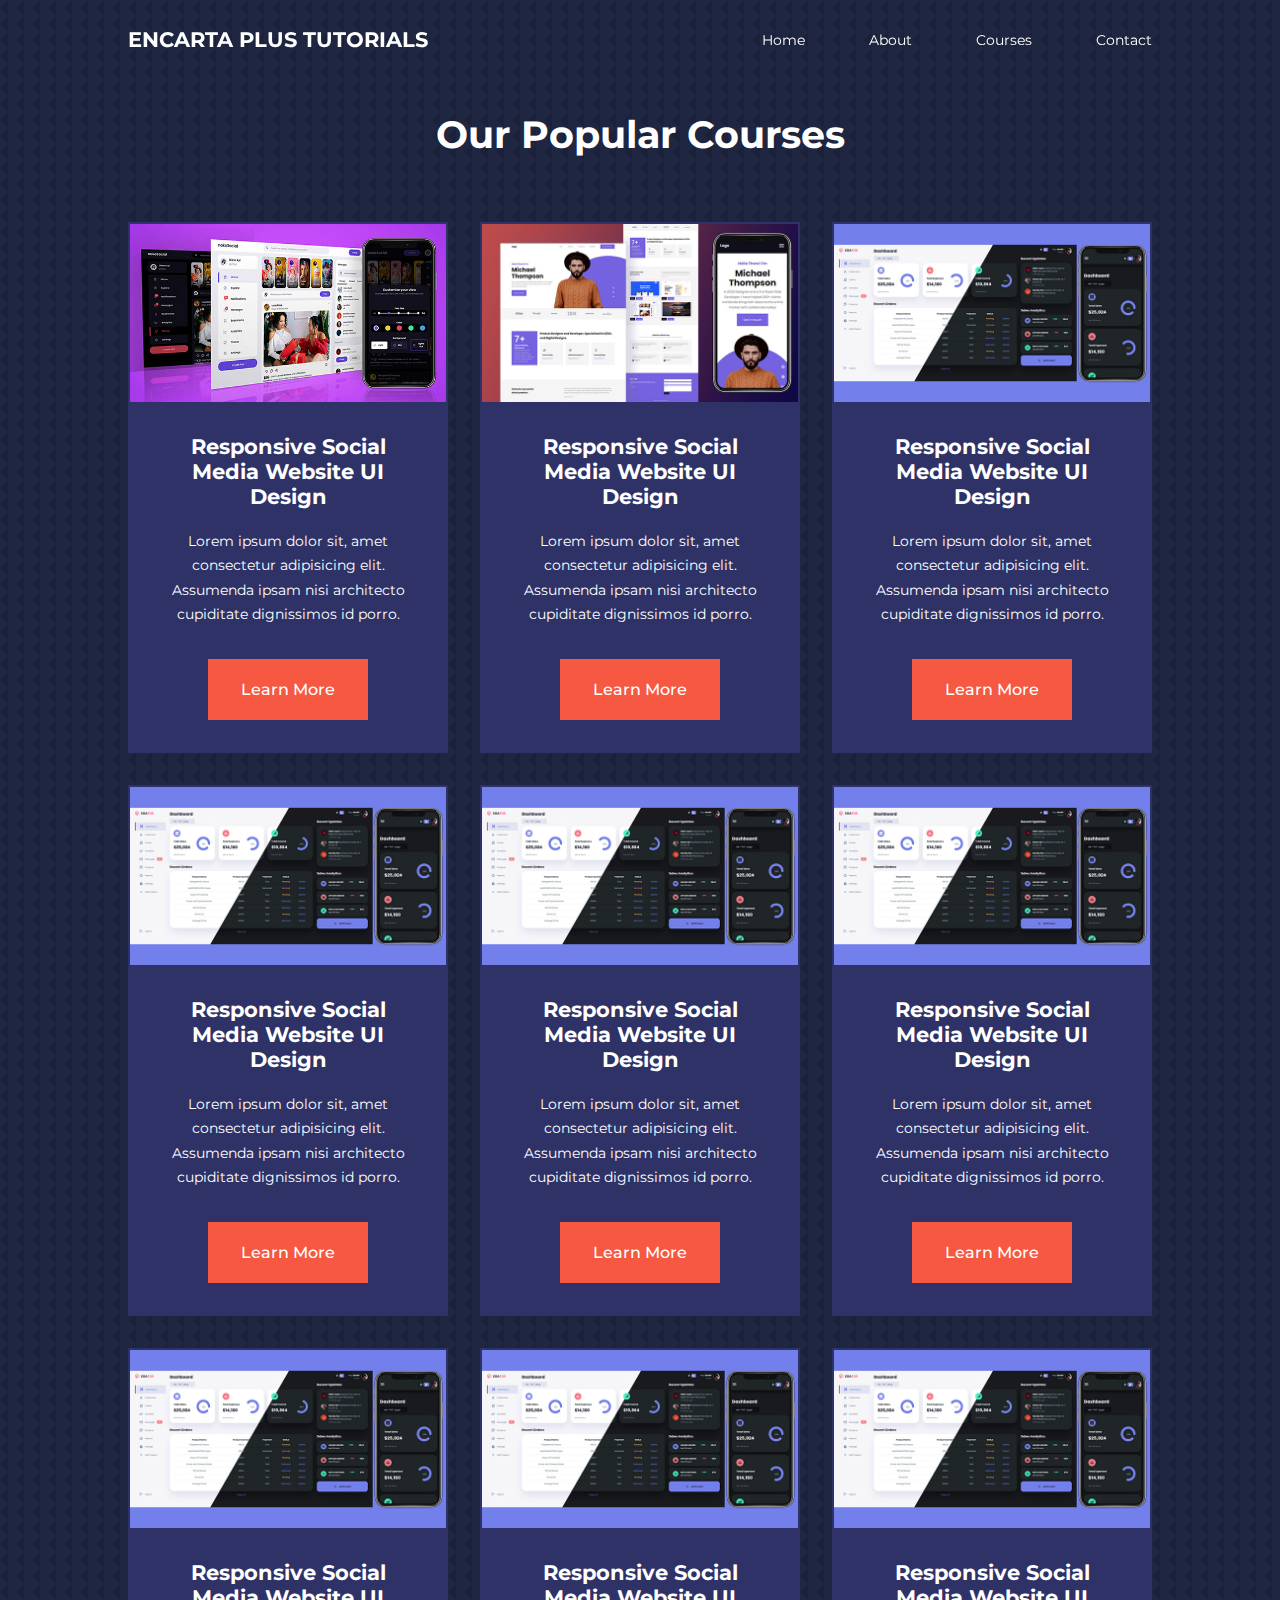
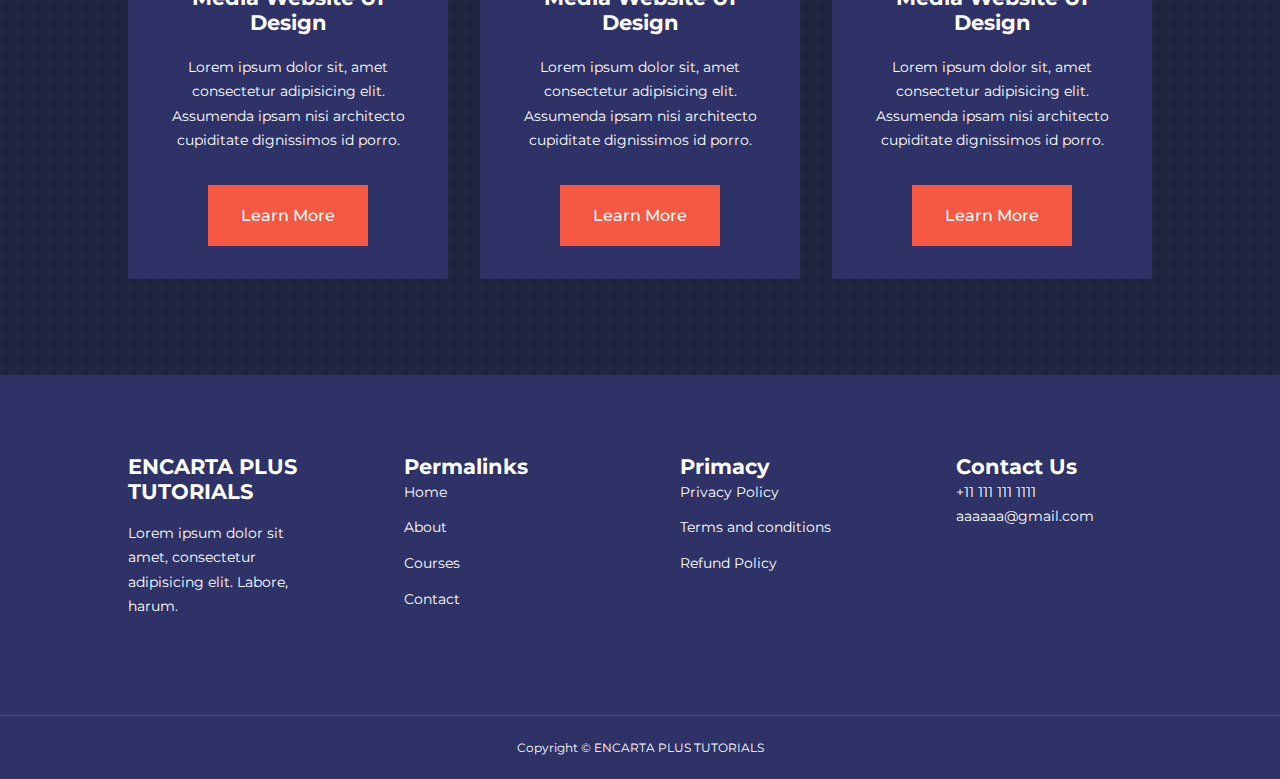
<file: courses.html>
<!DOCTYPE html>
<html lang="en">

<head>
    <meta charset="UTF-8">
    <meta http-equiv="X-UA-Compatible" content="IE=edge">
    <meta name="viewport" content="width=device-width, initial-scale=1.0">
    <title>Encarta Plus Tutorials</title>

    <!---============================= ICONSOUT CDN =============================--->
    <link rel="stylesheet" href="https://unicons.iconscout.com/release/v4.0.0/css/line.css">


    <!--============================= GOOGLE FONTS (MONTSERRAT)=============================-->
    <link rel="preconnect" href="https://fonts.googleapis.com">
    <link rel="preconnect" href="https://fonts.gstatic.com" crossorigin>
    <link href="https://fonts.googleapis.com/css2?family=Montserrat:wght@300;400;500;600;700;800;900&display=swap"
        rel="stylesheet">

    <!--============================= STYLESHEETS=============================-->
    <link rel="stylesheet" href="css/style.css">
    <style>
        .courses {
            margin-top: 1rem;
        }

        body {
            background-image: url("./images/bg-texture.png");
        }
    </style>
</head>


<body>
    <nav>
        <div class="container nav_container">
            <a href="index.html">
                <h4 id="hero"> ENCARTA PLUS TUTORIALS</h4>
            </a>
            <ul class="nav_menu">
                <li><a href="index.html">Home</a></li>
                <li><a href="about.html">About</a></li>
                <li><a href="courses.html">Courses</a></li>
                <li><a href="contact.html">Contact</a></li>
            </ul>

            <button id="open-menu-btn"><i class="uil uil-bars"></i></button>
            <button id="close-menu-btn"><i class="uil uil-multiply"></i></button>
        </div>
    </nav>


    <!--=============================END OF NAVBAR=============================-->






    <section class="courses">
        <h2>Our Popular Courses</h2>
        <div class="container courses_container">


            <article class="course">
                <div class="course image">
                    <img src="./images/course1.jpg">

                </div>
                <div class="course_info">
                    <h4>Responsive Social Media Website UI Design</h4>
                    <p>
                        Lorem ipsum dolor sit, amet consectetur adipisicing elit. Assumenda ipsam nisi architecto
                        cupiditate
                        dignissimos
                        id porro.
                    </p>
                    <a href="courses.html" class="btn btn-primary">
                        Learn More
                    </a>
                </div>
            </article>


            <article class="course">
                <div class="course image">
                    <img src="./images/course2.jpg">

                </div>
                <div class="course_info">
                    <h4>Responsive Social Media Website UI Design</h4>
                    <p>
                        Lorem ipsum dolor sit, amet consectetur adipisicing elit. Assumenda ipsam nisi architecto
                        cupiditate
                        dignissimos
                        id porro.
                    </p>
                    <a href="courses.html" class="btn btn-primary">
                        Learn More
                    </a>
                </div>
            </article>


            <article class="course">
                <div class="course image">
                    <img src="./images/course3.jpg">

                </div>
                <div class="course_info">
                    <h4>Responsive Social Media Website UI Design</h4>
                    <p>
                        Lorem ipsum dolor sit, amet consectetur adipisicing elit. Assumenda ipsam nisi architecto
                        cupiditate
                        dignissimos
                        id porro.
                    </p>
                    <a href="courses.html" class="btn btn-primary">
                        Learn More
                    </a>
                </div>
            </article>

            <article class="course">
                <div class="course image">
                    <img src="./images/course3.jpg">

                </div>
                <div class="course_info">
                    <h4>Responsive Social Media Website UI Design</h4>
                    <p>
                        Lorem ipsum dolor sit, amet consectetur adipisicing elit. Assumenda ipsam nisi architecto
                        cupiditate
                        dignissimos
                        id porro.
                    </p>
                    <a href="courses.html" class="btn btn-primary">
                        Learn More
                    </a>
                </div>
            </article>

            <article class="course">
                <div class="course image">
                    <img src="./images/course3.jpg">

                </div>
                <div class="course_info">
                    <h4>Responsive Social Media Website UI Design</h4>
                    <p>
                        Lorem ipsum dolor sit, amet consectetur adipisicing elit. Assumenda ipsam nisi architecto
                        cupiditate
                        dignissimos
                        id porro.
                    </p>
                    <a href="courses.html" class="btn btn-primary">
                        Learn More
                    </a>
                </div>
            </article>

            <article class="course">
                <div class="course image">
                    <img src="./images/course3.jpg">

                </div>
                <div class="course_info">
                    <h4>Responsive Social Media Website UI Design</h4>
                    <p>
                        Lorem ipsum dolor sit, amet consectetur adipisicing elit. Assumenda ipsam nisi architecto
                        cupiditate
                        dignissimos
                        id porro.
                    </p>
                    <a href="courses.html" class="btn btn-primary">
                        Learn More
                    </a>
                </div>
            </article>

            <article class="course">
                <div class="course image">
                    <img src="./images/course3.jpg">

                </div>
                <div class="course_info">
                    <h4>Responsive Social Media Website UI Design</h4>
                    <p>
                        Lorem ipsum dolor sit, amet consectetur adipisicing elit. Assumenda ipsam nisi architecto
                        cupiditate
                        dignissimos
                        id porro.
                    </p>
                    <a href="courses.html" class="btn btn-primary">
                        Learn More
                    </a>
                </div>
            </article>

            <article class="course">
                <div class="course image">
                    <img src="./images/course3.jpg">

                </div>
                <div class="course_info">
                    <h4>Responsive Social Media Website UI Design</h4>
                    <p>
                        Lorem ipsum dolor sit, amet consectetur adipisicing elit. Assumenda ipsam nisi architecto
                        cupiditate
                        dignissimos
                        id porro.
                    </p>
                    <a href="courses.html" class="btn btn-primary">
                        Learn More
                    </a>
                </div>
            </article>

            <article class="course">
                <div class="course image">
                    <img src="./images/course3.jpg">

                </div>
                <div class="course_info">
                    <h4>Responsive Social Media Website UI Design</h4>
                    <p>
                        Lorem ipsum dolor sit, amet consectetur adipisicing elit. Assumenda ipsam nisi architecto
                        cupiditate
                        dignissimos
                        id porro.
                    </p>
                    <a href="courses.html" class="btn btn-primary">
                        Learn More
                    </a>
                </div>
            </article>








        </div>
    </section>

    <!--=============================END OF COURSES====================-->




    <footer>
        <div class="container footer_container">
            <div class="footer_1">
                <a href="index.html" class="footer_logo">
                    <h4>ENCARTA PLUS TUTORIALS</h4>
                </a>
                <p>Lorem ipsum dolor sit amet, consectetur adipisicing elit. Labore, harum.</p>
            </div>

            <div class="footer_2">
                <h4>Permalinks</h4>
                <ul class="permalinks">
                    <li><a href="index.html">Home</a></li>
                    <li><a href="about.html">About</a></li>
                    <li><a href="courses.html">Courses</a></li>
                    <li><a href="contact.html">Contact</a></li>
                </ul>
            </div>

            <div class="footer_3">
                <h4>Primacy</h4>
                <ul class="privacy">
                    <li><a href="#">Privacy Policy</a></li>
                    <li><a href="#">Terms and conditions</a></li>
                    <li><a href="#">Refund Policy</a></li>
                </ul>
            </div>

            <div class="footer_4">
                <h4>Contact Us</h4>
                <ul>
                    <p>+11 111 111 1111</p>
                    <p>aaaaaa@gmail.com</p>
                </ul>
                <ul class="footer_socials">
                    <li>
                        <a href="#"><i cLass="uil uil-facebook"></i></a>
                    </li>
                    <li>
                        <a href="#"><i cLass="uil uil-instagram-alt"></i></a>
                    </li>
                    <li>
                        <a href="#"><i cLass="uil uil-twitter"></i></a>
                    </li>
                    <li>
                        <a href="#"><i cLass="uil uil-linkedin-alt"></i></a>
                    </li>
                </ul>
            </div>

        </div>
        <div class="footer_copyright">
            <small>Copyright &copy; ENCARTA PLUS TUTORIALS</small>
        </div>
    </footer>
    <!--============================= END OF FOOTER ====================-->


    <script src="./main.js"></script>

</body>

</html>
</file>
<file: css/style.css>
* {
   margin : 0;
   padding: 0;
   border: 0;
   outline: 0;
   text-decoration: none;
   list-style: none;
   box-sizing: border-box;
}

:root {
   --color-primary: #6c6eff;
   --color-success: #00bf8e;
   --color-warning: #f7c94b;
   --color-danger: #f75842;
   --color-danger-variant: rgba(247, 88, 66, 0.4);
   --color-white: #fff;
   --color-light: rgba(255, 255, 255, 0.7);
   --color-black: #000;
   --color-bg: #1f2641;
   --color-bg1: #2e3267;
   --color-bg2: #424890;

   --container-width-lg: 80%;
   --container-width-md: 90%;
   --container-width-sm: 94%;

   --transition: all 400ms ease;
   
}

body {
   font-family: "Montserrat", sans-serif;
   line-height: 1.7;
   color: var(--color-white);
   background: var(--color-bg);
}

.container {
   width: var(--container-width-lg);
   margin: 0 auto;
}

section {
   padding: 6rem 0;
}

section h2 {
   text-align: center;
   margin-bottom: 4rem;
}

h1, 
h2, 
h3, 
h4, 
h5 {
   line-height: 1.2;
}

h1 {
   font-size: 2.4rem;
}

h2 {
   font-size: 2.4rem;
}

h3 {
   font-size: 1.6rem;
}

h4{
   font-size: 1.3rem;
}

a {
   color: var(--color-white);
}

img {
   width: 100%;
   display: block;
   object-fit: cover;
}

.btn { 
   display: inline-block;
   background: var(--color-white);
   color: var(--color-black);
   padding: 1rem 2rem;
   border: 1px solid transparent;
   font-weight: 500;
   transition: var(--transition);
}

.btn:hover {
   background: transparent;
   color: var(--color-white);
   border-color: var(--color-white);
}

.btn-primary {
   background: var(--color-danger);
   color: var(--color-white)
}

/*=================== NAVBAR =================*/
nav {
   background: transparent;
   width: 100vw;
   height: 5rem;
   position: fixed;
   top: 0;
   z-index: 11;
}

/* Change Navbar Styles on scroll using JavaScript */
.window-scroll {
background: var(--color-primary);
box-shadow: 0 1rem 2rem rgba(0, 0, 0e 0.2a);
}

.nav_container {
   height: 100%;
   display: flex;
   justify-content: space-between;
   align-items: center;
}
nav button {
   display: none;
}

.nav_menu {
   display: flex;
   align-items: center;
   gap: 4rem
}

.nav_menu a {
   font-size: 0.9rem;
   transition: var(--transition);
}  
.nav_menu a:hover {
   color: var(--color-bg2);
}

   
   /*=========================HEADER=========================*/
   header {
      position: relative;
      top: 5rem;
      overflow: hidden;
      height: 70vh;
      margin-bottom: 5rem;
   }

   .header_container {
      display: grid;
      grid-template-columns: 1fr 1fr;
      align-items: center;
      gap: 5rem;
      height: 100%;
   }

   .header_left p{
      margin: 1rem 0 2.4rem;

   }


    /*===========================CATEGORIES===========================*/
.categories {
   background: var(--color-bg1);
   height: 32rem;
}

.categories h1{
   line-height: 1;
   margin-bottom: 3rem;  
}

.categories_container {
   display: grid;
   grid-template-columns: 40% 60%;
}

.categories_left {
   margin-right: 4rem;
}

.categories_left p{
   margin: 1rem 0 3rem;
}

.categories_right {
   display: grid;
   grid-template-columns: repeat(3, 1fr);
   gap: 1.2rem
}

.category {
   background: var(--color-bg2);
   padding: 2rem;
   border-radius: 2rem;
   transition: var(--transition);
}

.category:hover {
   box-shadow: 0 3rem 3rem rgba(0, 0, 0, 0.3);
   z-index: 1;
}

.category:nth-child(2) .category_icon{
   background: var(--color-danger);
}

.category:nth-child(3) .category_icon{
   background: var(--color-success);
}

.category:nth-child(4) .category_icon{
   background: var(--color-warning);
}

.category:nth-child(5) .category_icon{
   background: var(--color-success);
}

.category_icon {
   background: var(--color-primary);
   padding: 0.7rem;
   border-radius: 0.9rem;
}

.category h5{
   margin: 2rem 0 1rem;
   font-size: 1rem;
}

.category p {
   font-size: 0.85rem;
}

 /*===========================POPULAR COURSES===========================*/

 .courses {
    margin-top: 10rem;
    
 }

 .courses_container {
    display: grid;
    grid-template-columns: repeat(3 ,1fr);
    gap: 2rem;
 }

 .course {
    background: var(--color-bg1);
    text-align: center;
    border: 1px solid transparent;
    transition: var(--transition);
 }

 .course:hover {
    background: transparent;
    border-color: var(--color-primary);
 }
 
 .course_info {
    padding: 2rem;

 }
 .course_info p {
    margin: 1.2rem 0 2rem;
    font-size: 0.9rem;
 }
 
 /*=================== FAQ ================*/
 .faqs {
    background: var(--color-bg1);
    box-shadow: inset 0 0 3rem rgba(0, 0, 0, 0.5);
 }

 .faqs_container {
    display: grid;
    grid-template-columns: 1fr 1fr;
    gap: 1rem;
 }

 .faq{
    padding: 2rem;
    display: flex;
    align-items: center;
    gap: 1.4rem;
    height: fit-content;
    background: var(--color-primary);
    cursor: pointer;
 }

 .faq h4 {
    font-size: 1rem;
    line-height: 2.2;
 }

 .faq_icon {
    align-self: flex-start;
    font-size: 1.2rem;
 }

 .faq p {
    margin-top: 0.8rem;
    display: none;
 }

 .faq.open p {
    display: block;
 }





  /*=================== TESTIMONIALS ================*/
  .testimonials_container {
     overflow-x: hidden;
     position: relative;
     margin-bottom: 5rem;
  }

  .testimonial {
     padding-top: 2rem;

  }

  .avatar {
     width: 6rem;
     height: 6rem;
     border-radius: 50%;
     overflow: hidden;
     margin: 0 auto 1rem;
     border: 1rem solid var(--color-bg1);
  }

  .testimonial_info {
     text-align: center;
  }

  .testimonial_body {
     background: var(--color-primary);
     padding: 2rem;
     margin-top: 3rem;
     position: relative;
  }

  .testimonial_body::before {
     content: "";
     display: block;
     background: linear-gradient(135deg, 
         transparent,
         var(--color-primary),
         var(--color-primary),
         var(--color-primary)
      );
     width: 3rem;
     height: 3rem;
     position: absolute;
     left: 50%;
     top: -1.5rem;
     transform: rotate(45deg);
  }


  /*=================== FOOTER ================*/
  footer {
     background: var(--color-bg1);
     padding-top: 5rem;
     font-size: 0.9rem;
  }

  .footer_container {
     display: grid;
     grid-template-columns: repeat(4, 1fr);
     gap: 5rem;
  }

  .footer_container > div h4 {
     margin-bottom: 1,2rem;
  }

  .footer_1 p{
     margin: 1rem 0 2rem;
  }

  footer ul li {
     margin-bottom: 0.7rem;
  }

  footer ul li a:hover {
     text-decoration: underline;
  }

  .footer_socials {
     display: flex;
     gap: 1rem;
     font-size: 1.2rem;
     margin-top: 2rem;
  }

  .footer_copyright {
     text-align: center;
     margin-top: 4rem;
     padding: 1.2rem 0;
     border-top: 1px solid var(--color-bg2);
  }

  /* =================MEDIA QUERIES (TABLETS)=============== */
  @media screen and (max-width: 1024px) {
     .container {
        width: var(--container-width-md);
     }

     h1 {
        font-size: 2.2rem;
     }

     h2 {
        font-size: 1.7rem;
     }

     h3 {
        font-size: 1.4rem;
     }

     h4 {
        font-size: 1rem;
     }

     /* =================== NAVBAR ================ */
     nav button {
        display: inline-block;
        background: transparent;
        font-size: 1.8rem;
        color: var(--color-white);
        cursor: pointer;
     }

     nav button#close-menu-btn {
        display: none;
     }

     .nav_menu {
        position: fixed;
        top: 5rem;
        right: 5%;
        height: fit-content;
        width: 18rem;
        flex-direction: column;
        gap: 0;
        display: none;
     }

     .nav_menu li {
        width: 100%;
        height: 5.8rem;
        animation: animateNavItems 400ms linear forwards;
        transform-origin: top right;
        opacity: 0;
     }

     .nav_menu li:nth-child(2) {
        animation-delay: 200ms;
     }

     .nav_menu li:nth-child(3) {
      animation-delay: 400ms;
     }

     .nav_menu li:nth-child(4) {
      animation-delay: 600ms;
     }


     @keyframes animateNavItems {
        0% {
           transform: rotateZ(-90deg) rotateX(90deg) scale(0.1);
        }  

        100% {
           transform: rotateZ(0) rotateX(0) scale(1);
           opacity: 1;
        }      
     }

     .nav_menu li a {
        background: var(--color-primary);
        box-shadow: -4rem 6rem 10rem rgba(0, 0, 0, 0.6);
        width: 100%;
        height: 100%;
        display: grid;
        place-items: center;
     }

     .nav_menu li a:hover {
        background: var(--color-bg2);
        color: var(--color-white);
     }


     /* =========================HEADER================== */
     header {
        height: 52vh;
        margin-bottom: 4rem;
     }

     .header_container {
        gap: 0;
        padding-bottom: 3rem;
     }

     /* ======================CATEGORIES===================== */
     .categories {
        height: auto;
     }

     .categories_container {
        grid-template-columns: 1fr;
        gap: 3rem;
     }

     .categories_left {
        margin-right: 0;
     }
     /* ====================== POPULAR COURSES ===================== */
     .courses {
        margin-top: 0;
     }

     .courses_container {
        grid-template-columns: 1fr 1fr;
     }
     /* ====================== FAQs ===================== */
     .faqs_container {
        grid-template-columns: 1fr;
     }

     .faq {
        padding: 1.5rem;
     }

     /* ====================== FOOTER ===================== */
     .footer_container {
        grid-template-columns: 1fr 1fr;
     }
  }


  /* =====================MEDIA QUERIES(PHONES) ================== */

@media screen and (max-width: 600px) {
   .container {
      width: var(--container-width-sm);
   }

   /* ====================== NAVBAR ====================================== */
   .nav_menu {
      right: 3%;
   }
   
   /* ====================== HEADER ====================================== */
   header {
      height: 100vh;

   }
   .header_container {
      grid-template-columns: 1fr;
      text-align: center;
      margin-top: 0;
   }

   .header_left {
      margin-bottom: 1.3rem;
   }

    /* ====================== CATEGORIES ====================================== */
    .categories_right {
       grid-template-columns: 1fr 1fr;
       gap: 0.7rem;
    }

    .category {
       padding: 1rem;
       border-radius: 1rem;
    }

    .category_icon {
       margin-top: 4px;
       display: inline-block;
    }

     /* ====================== CATEGORIES ====================================== */
     .courses_container {
        grid-template-columns: 1fr;
     }

       /* ====================== TESTIMONIALS ====================================== */
       .testimonial_body  {
          padding: 1.2rem;

       }
       .footer_container {
          grid-template-columns: 1fr;
          text-align: center;
          gap: 2rem;  
       }
     .footer_1 p {
     margin: 1rem auto;
      }

     .footer_socials {
     justify-content: center;
     }

}
</file>
<file: css/about.css>
/* ==================== ACHIEVEMENTS ========================= */
.about_achievements {
   margin-top: 3rem;
}

.about_achievements-container {
   display: grid;
   grid-template-columns: 40% 60%;
   gap: 5rem;
}

.about_achievements-right > p {
   margin: 1.6rem 0 2.5rem;
}

.achievements_cards {
   display: grid;
   grid-template-columns: repeat(3, 1fr);
   gap: 1.5rem;
}

.achievement_card {
   background: var(--color-bg1);
   padding: 1.6rem;
   border-radius: 1rem;
   text-align: center; 
   transition: var(--transition); 
}

.achievement_card:hover {
   background: var(--color-bg2);
   box-shadow: 0 3rem 3rem rgba(0, 0, 0, 0.3);
}

.achievement_icon {
   background: var(--color-danger);
   padding: 0.6rem;
   border-radius: 1rem;
   display: inline-block;
   margin-bottom: 2rem;
   font-size: 2rem;
}

.achievement_card:nth-child(2) .achievement_icon {
   background: var(--color-success);
}

.achievement_card:nth-child(3) .achievement_icon {
   background: var(--color-primary);
}

.achievement_card p {
   margin-top: 1rem;
}

/* ======================= TEAM ======================== */
.team {
   background: var(--color-bg1);
   box-shadow:  inset 0 0 3rem rgba(0, 0, 0, 0.5);
}

.team_container {
   display: grid;
   grid-template-columns: repeat(4, 1fr);
   gap: 2rem;
}

.team_member {
   background: var(--color-bg2);
   padding: 2rem;
   border: 1px solid transparent;
   transition: var(--transition);
   position: relative;
   overflow: hidden;
}

.team_member:hover {
   background: transparent;
   border-color: var(--color-primary);
}

.team_member-image img {
   filter: saturate(0);
}

.team_member:hover img {
   filter: saturate(1);
}

.team_member-info * {
   text-align: center;
   margin-top: 1.4rem;
}

.team_member-info p {
   color: var(--color-light);
}

.team_member-socials {
   position: absolute;
   top: 50%;
   transform: translateY(-50%);
   right: -100%;
   display: flex;
   flex-direction: column;
   background: var(--color-primary);
   border-radius: 1rem 0 0 1rem;
   box-shadow: -2rem 0 2rem rgba(0, 0, 0, 0.3);
   transition: var(--transition);

}
.team_member:hover 
.team_member-socials {
   right: 0;
}

.team_member-socials a{
   padding: 1rem;
}

/* =========================== MEDIA QUERIES (TABLETS) ================================== */
@media screen and (max-width: 1024px) {
   .about_achievements {
      margin-top: 2rem;
   }

   .about_achievements-container {
      grid-template-columns: 1fr;
      gap: 4rem;
   }

   .about_achievements-left {
      width: 80%;
      margin: 0 auto;
   }

   .team_container {
      grid-template-columns: repeat(3, 1fr);
      gap: 1.5rem;
   }
   .team_member {
      padding: 1rem;
   }
}

/* =========================== MEDIA QUERIES (PHONES) ================================== */
@media screen and (max-width: 600px) {
   .achievements_cards {
      grid-template-columns: 1fr 1fr;
      gap: 0.7rem;
   }

   .team_container {
      grid-template-columns: 1fr 1fr;
      gap: 0.7rem;
   }

   .team_member {
      padding: 0;
   }

   .team_member p {
      margin-bottom: 1.5rem;
   }
   
}
</file>
<file: css/contact.css>
.contact_container {
    background: var(--color-bg1);
    padding: 4rem;
    display: grid;
    grid-template-columns: 40% 60%;
    gap: 4rem;
    height: 30rem;
    margin: 7rem auto;
    border-radius: 1rem;
}


/*-----------------ASIDE-------------------*/

.contact_aside {
    background: var(--color-primary);
    padding: 3rem;
    border-radius: 1rem;
    position: relative;
    bottom: 10rem;

}

.aside_image {
    width: 12rem;
    margin-bottom: 2rem;
}

.contact_aside h2 {
    text-align: left;
    margin-bottom: 1rem;


}

.contact_aside p {
    font-size: 0.9rem;
    margin-bottom: 2rem;

}


 .contact_details li {
  display: flex;
  gap: 1rem;
  align-items: center;
  margin-bottom: 1rem;
 }


 .contact_socials {
     display: flex;
     gap: 0.8rem;
     margin-top: 3rem;
 }

 .contact_socials a {
     background: var(--color-bg2);
     padding: 0.5rem;
     border-radius: 50%;
     font-size: 0.9rem;
     transition: var(--transition);
 }

 .contact_socials a:hover {
     background: transparent;

 }


 /*-----------------FORM-------------------*/
 .contact_form {
     display: flex;
     flex-direction: column;
     gap: 1.2rem;
     margin-right: 4rem;

 }

 .form_name {
     display: flex;
     gap: 1.2rem;
 }

 .contact_form input [type="text"] {
     width: 50%;
 }

 input, textarea {
     width: 100%;
     padding: 1rem;
     background: var(--color-bg);
     color: var(--color-white);
 }

 .contact_form .btn {
     width: max-content;
     cursor: pointer;
     margin-top: 1rem;
 }

 /*-----------------MEDIA QUERIES (TABLETS)-------------------*/
 @media screen and (max-width: 1024px) {
   .contact {

   }
   .contact_container {
       gap: 1.5rem;
       margin-top: 3rem;
       height: auto;
       padding: 1.5rem;
   }

   .contact_aside {
       width: auto;
       padding: 1.5rem;
       bottom: 0;
   }

   .contact_form {
       align-self: center;
       margin-right: 1.5rem;
   }

 }

 /*-----------------MEDIA QUERIES (Phones)-------------------*/
 @media screen and (max-width: 600px) {
     .contact_container {
         grid-template-columns: 1fr;
         gap: 3rem;
         margin-top: 0;
         padding: 0;
     }

     .contact_form {
         margin: 0 1.5rem 3rem;
     }

     .form_name {
         flex-direction: column;

     }

     .form_name input[type="text"] {
         width: 100%;
     }

 }
</file>
